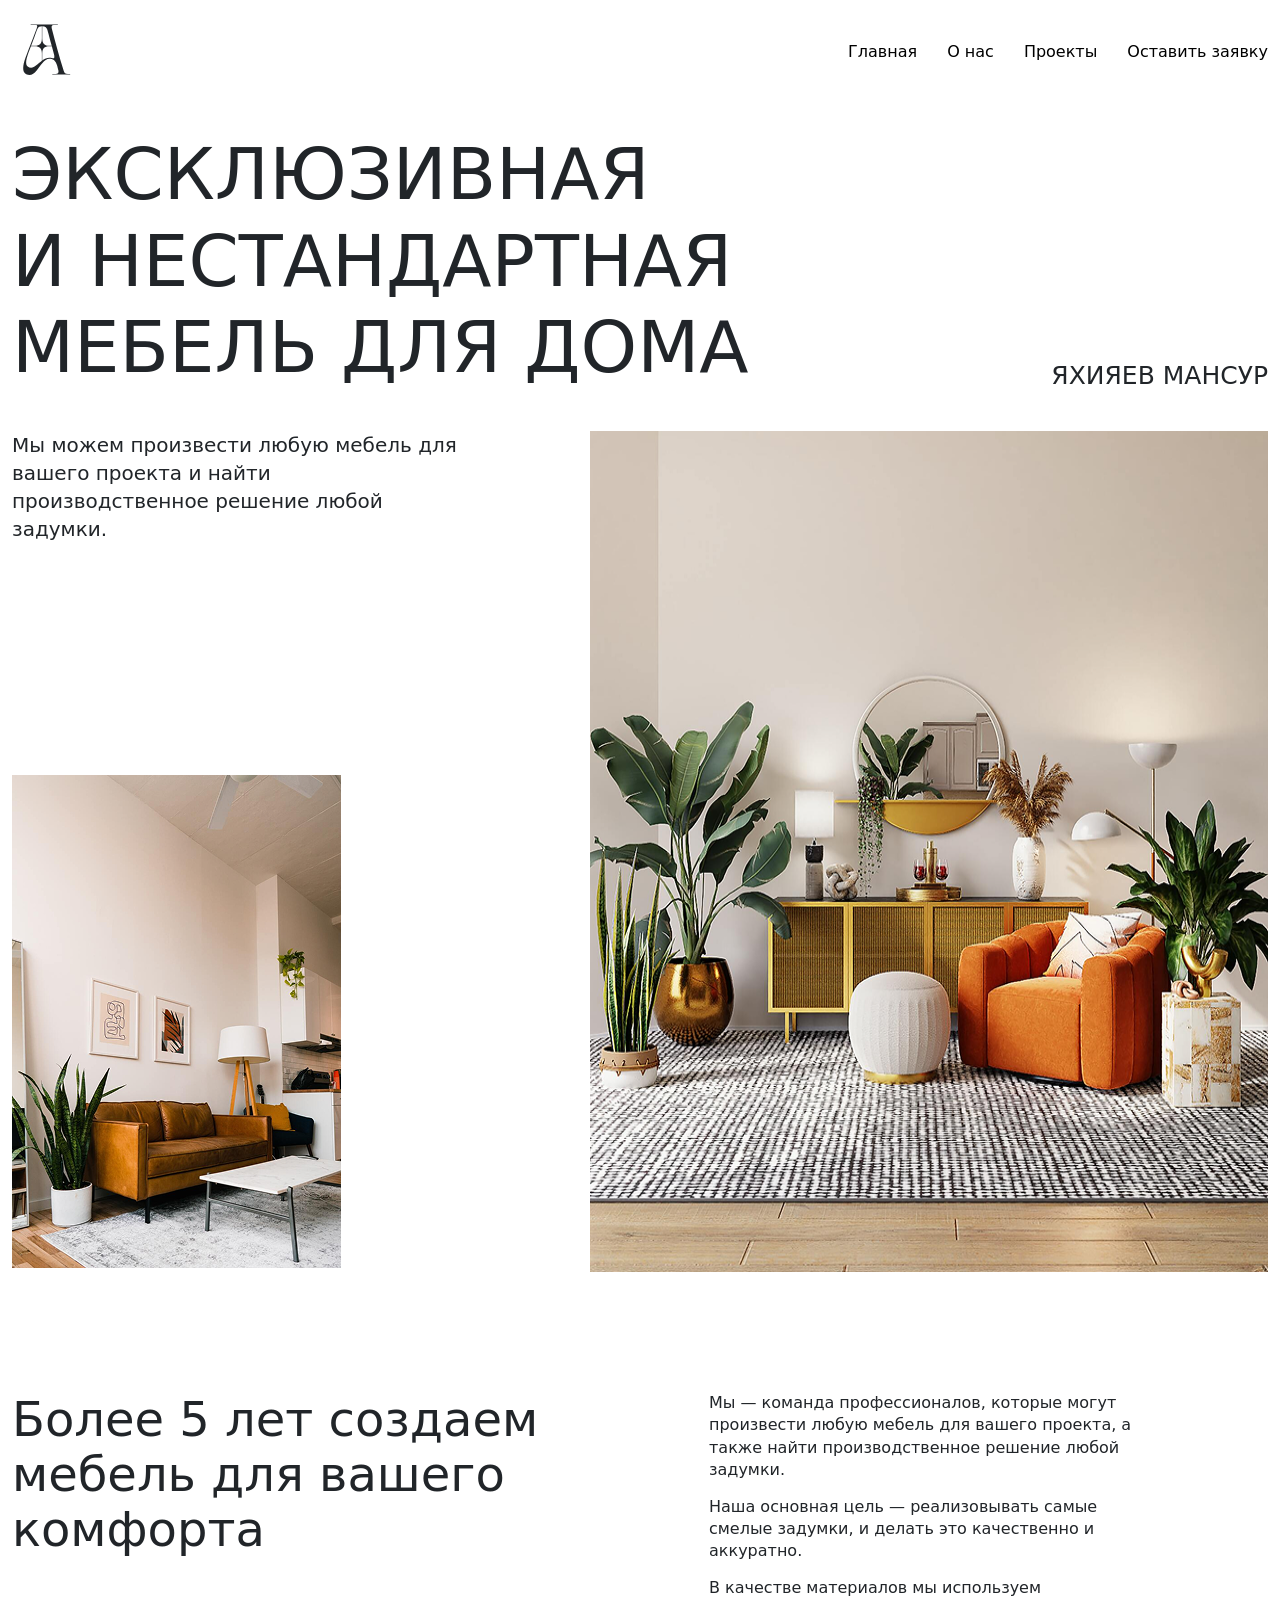
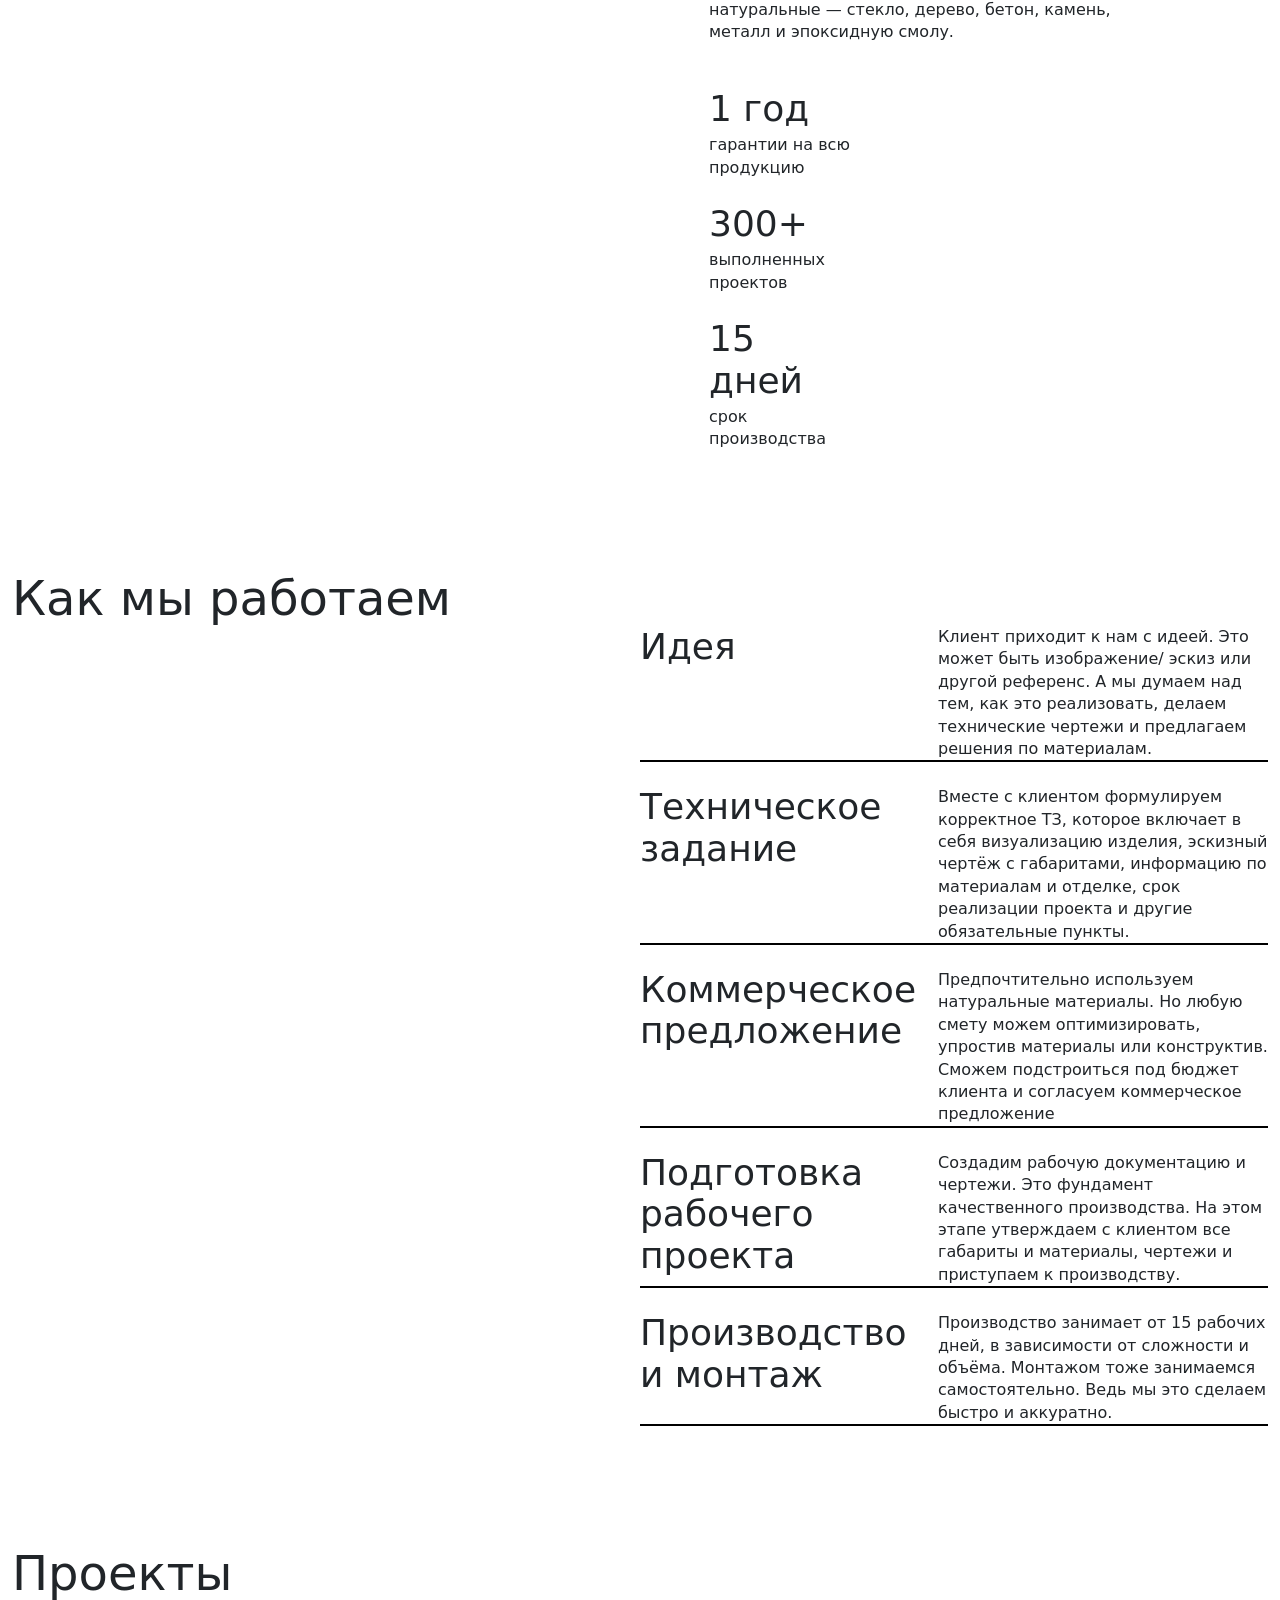
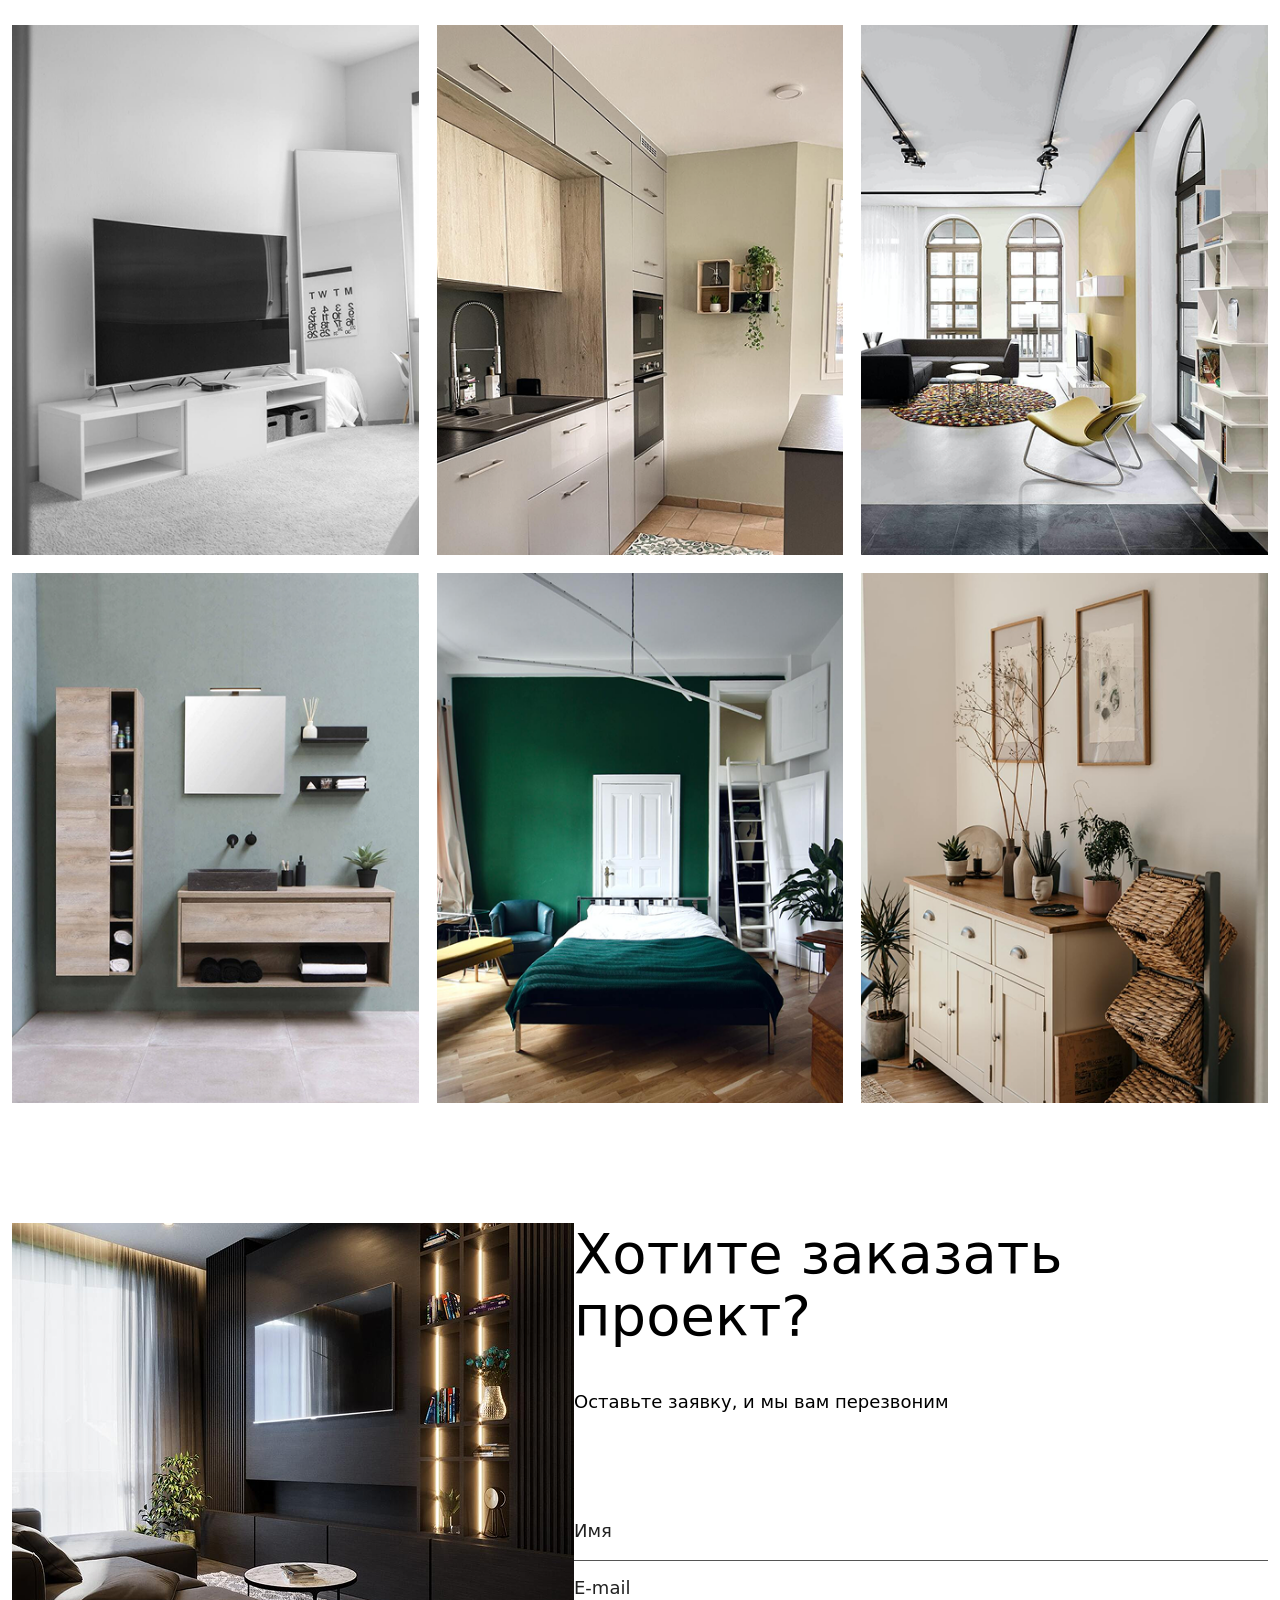
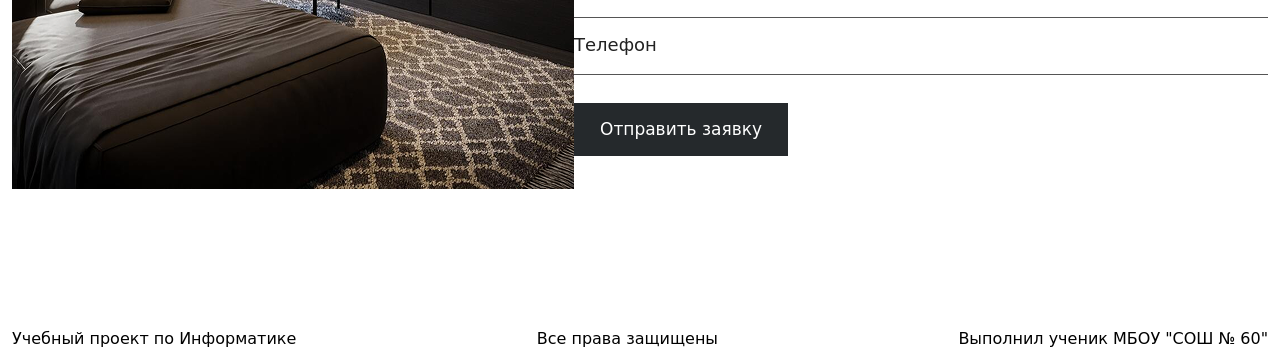
<file: index.html>
<!doctype html>
<html lang="en">
  <head>
    <meta charset="UTF-8" />
    <meta name="viewport" content="width=device-width, initial-scale=1.0" />
    <title>Мебельный магазин</title>
    <link rel="stylesheet" href="css/modern-normalize.min.css" />
    <link rel="stylesheet" href="css/style.css" />
  </head>
  <body>
    <header class="header">
      <div class="container">
        <div class="header__menu">
          <a href="#" class="header__logo">
            <img
              src="./images/logo.svg"
              alt="header logotype"
              class="header__logo-img"
            />
          </a>

          <nav class="header__menu-nav">
            <ul class="header__menu-items">
              <li class="header__menu-element">
                <a href="#promo" class="header__menu-items-link">Главная</a>
              </li>

              <li class="header__menu-element">
                <a href="#about" class="header__menu-items-link">О нас</a>
              </li>

              <li class="header__menu-element">
                <a href="#project" class="header__menu-items-link">Проекты</a>
              </li>

              <li class="header__menu-element">
                <a href="#contact" class="header__menu-items-link"
                  >Оставить заявку</a
                >
              </li>
            </ul>
          </nav>
        </div>
      </div>
    </header>

    <div class="promo" id="promo">
      <div class="container">
        <div class="promo__text_block">
          <h1 class="title">
            Эксклюзивная <br />и нестандартная мебель для дома
          </h1>
          <span class="name">яхияев мансур</span>
        </div>
        <div class="promo__content_block">
          <div class="promo__image_text">
            <p class="text">
              Мы можем произвести любую мебель для вашего проекта и найти
              производственное решение любой задумки.
            </p>
            <img src="./images/image_2.png" alt="image" class="promo__img" />
          </div>
          <img src="./images/image_1.png" alt="image" class="promo__img_full" />
        </div>
      </div>
    </div>

    <div class="about" id="about">
      <div class="container">
        <div class="about__content_block">
          <h2 class="title__h2">
            Более 5 лет создаем мебель для вашего комфорта
          </h2>
          <div class="about__text_block">
            <p class="about__text">
              Мы — команда профессионалов, которые могут произвести любую мебель
              для вашего проекта, а также найти производственное решение любой
              задумки.
            </p>
            <p class="about__text">
              Наша основная цель — реализовывать самые смелые задумки, и делать
              это качественно и аккуратно.
            </p>
            <p class="about__text">
              В качестве материалов мы используем натуральные — стекло, дерево,
              бетон, камень, металл и эпоксидную смолу.
            </p>

            <div class="about__info_block">
              <div class="about__info">
                <h3 class="title__h3">1 год</h3>
                <div class="about__info_text">гарантии на всю продукцию</div>
              </div>

              <div class="about__info">
                <h3 class="title__h3">300+</h3>
                <div class="about__info_text">выполненных проектов</div>
              </div>

              <div class="about__info">
                <h3 class="title__h3">15 дней</h3>
                <div class="about__info_text">срок производства</div>
              </div>
            </div>
          </div>
        </div>
      </div>
    </div>
    <div class="work" id="work">
      <div class="container">
        <h2 class="title__h2">Как мы работаем</h2>
        <div class="work__contend_block">
          <div class="work__contend">
            <h3 class="title__h3">Идея</h3>
            <div class="work__text">
              Клиент приходит к нам с идеей. Это может быть изображение/ эскиз
              или другой референс. А мы думаем над тем, как это реализовать,
              делаем технические чертежи и предлагаем решения по материалам.
            </div>
          </div>

          <div class="work__contend">
            <h3 class="title__h3">Техническое задание</h3>
            <div class="work__text">
              Вместе с клиентом формулируем корректное ТЗ, которое включает в
              себя визуализацию изделия, эскизный чертёж с габаритами,
              информацию по материалам и отделке, срок реализации проекта и
              другие обязательные пункты.
            </div>
          </div>

          <div class="work__contend">
            <h3 class="title__h3">Коммерческое предложение</h3>
            <div class="work__text">
              Предпочтительно используем натуральные материалы. Но любую смету
              можем оптимизировать, упростив материалы или конструктив. Сможем
              подстроиться под бюджет клиента и согласуем коммерческое
              предложение
            </div>
          </div>

          <div class="work__contend">
            <h3 class="title__h3">Подготовка рабочего проекта</h3>
            <div class="work__text">
              Создадим рабочую документацию и чертежи. Это фундамент
              качественного производства. На этом этапе утверждаем с клиентом
              все габариты и материалы, чертежи и приступаем к производству.
            </div>
          </div>

          <div class="work__contend">
            <h3 class="title__h3">Производство и монтаж</h3>
            <div class="work__text">
              Производство занимает от 15 рабочих дней, в зависимости от
              сложности и объёма. Монтажом тоже занимаемся самостоятельно. Ведь
              мы это сделаем быстро и аккуратно.
            </div>
          </div>
        </div>
      </div>
    </div>
    <div class="project" id="project">
      <div class="container">
        <h2 class="title__h2">Проекты</h2>
        <div class="projects__grid">
          <article class="project__img">
            <img src="images/project_1.png" alt="Тумба под телевизор" />
          </article>

          <article class="project__img">
            <img src="images/project_2.png" alt="Проект кухни" />
          </article>

          <article class="project__img">
            <img src="images/project_3.png" alt="Проект гостиной" />
          </article>

          <article class="project__img">
            <img src="images/project_4.png" alt="Проект ванной комнаты" />
          </article>

          <article class="project__img">
            <img src="images/project_5.png" alt="Проект спальни" />
          </article>

          <article class="project__img">
            <img src="images/project_6.png" alt="Проект интерьера" />
          </article>
        </div>
      </div>
    </div>
    <div class="contact" id="contact">
      <div class="container">
        <div class="contact__wrapper">
          <div class="contact__image">
            <img src="images/contact.png" alt="Интерьер проекта" />
          </div>

          <div class="contact__content">
            <h2 class="contact__title">Хотите заказать проект?</h2>

            <p class="contact__description">
              Оставьте заявку, и мы вам перезвоним
            </p>

            <form class="contact__form">
              <div class="form__field">
                <input
                  type="text"
                  id="name"
                  name="name"
                  placeholder=" "
                  required
                />
                <label for="name">Имя</label>
              </div>

              <div class="form__field">
                <input
                  type="email"
                  id="email"
                  name="email"
                  placeholder=" "
                  required
                />
                <label for="email">E-mail</label>
              </div>

              <div class="form__field">
                <input
                  type="tel"
                  id="phone"
                  name="phone"
                  placeholder=" "
                  required
                />
                <label for="phone">Телефон</label>
              </div>

              <button type="submit" class="form__button">
                Отправить заявку
              </button>
            </form>
          </div>
        </div>
      </div>
    </div>
    <footer class="footer">
      <div class="container">
        <div class="footer__content">
          <p>Учебный проект по Информатике</p>
          <p>Все права защищены</p>
          <p>Выполнил ученик МБОУ "СОШ № 60"</p>
        </div>
      </div>
    </footer>
  </body>
</html>
</file>
<file: css/style.css>
* {
  margin: 0;
  padding: 0;
  box-sizing: border-box;
  scroll-behavior: smooth;
}

.container {
  max-width: 1400px;
  margin: 0 auto;
  padding: 0 12px;
}

.header__menu {
  padding-top: 12px;
  display: flex;
  justify-content: space-between;
  align-items: center;
}

.header__menu-items {
  list-style: none;
  display: flex;
  gap: 30px;
}

.header__menu-items-link {
  text-decoration: none;
  color: #000;
}

.header__menu-items-link:hover {
  text-decoration: underline;
}

.promo {
  margin-top: 40px;
}

.title {
  max-width: 794px;
  font-weight: 400;
  font-size: 72px;
  line-height: 120%;
  text-transform: uppercase;
  color: #212529;
}

.name {
  font-weight: 400;
  font-size: 25px;
  color: #212529;
  text-transform: uppercase;
}

.promo__text_block {
  display: flex;
  justify-content: space-between;
  align-items: end;
}

.promo__content_block {
  margin-top: 40px;
  display: flex;
  justify-content: space-between;
}

.text {
  margin-bottom: 232px;
  max-width: 445px;
  font-weight: 400;
  font-size: 20px;
  line-height: 140%;
  color: #212529;
}

.about {
  margin-top: 120px;
}

.title__h2 {
  max-width: 562px;
  font-weight: 400;
  font-size: 48px;
  color: #212529;
}

.about__content_block {
  display: flex;
  gap: 135px;
}

.about__text {
  max-width: 445px;
  margin-bottom: 14px;
  font-weight: 400;
  font-size: 16px;
  line-height: 140%;
  color: #212529;
}

.about__info_block {
  margin-top: 44px;
}

.about__info {
  margin-top: 24px;
  max-width: 150px;
}

.title__h3 {
  margin-bottom: 5px;
  font-weight: 400;
  font-size: 36px;
  color: #212529;
}

.about__info_text {
  font-weight: 400;
  font-size: 16px;
  line-height: 140%;
  color: #212529;
}

.work {
  margin-top: 120px;
}

.work__contend_block {
  margin-left: 50%;
}

.work__contend {
  margin-bottom: 24px;
  max-width: 658px;
  display: flex;
  justify-content: space-between;
  gap: 20px;
  border-bottom: 2px solid #000;
}

.work__text {
  max-width: 330px;
  font-weight: 400;
  font-size: 16px;
  line-height: 140%;
  color: #212529;
}

.project {
  margin-top: 120px;
}

.projects__grid {
  margin-top: 24px;
  display: grid;
  grid-template-columns: repeat(3, 1fr);
  gap: 18px;
}

.project__img {
  position: relative;
  width: 100%;
  aspect-ratio: 445 / 580;
  overflow: hidden;
}

.project__img img {
  display: block;
  width: 100%;
  height: 100%;
  object-fit: cover;
}

.contact {
  margin-top: 120px;
}

.contact__wrapper {
  display: flex;
  justify-content: space-between;
}

.contact__image {
  width: 562px;
}

.contact__image img {
  max-width: 562px;
}

.contact__title {
  margin: 0;
  font-size: 56px;
  line-height: 1.1;
  font-weight: 400;
}

.contact__description {
  margin: 42px 0 90px;
  font-size: 18px;
  line-height: 1.4;
}

.contact__form {
  width: 100%;
}

.form__field {
  position: relative;
  margin-bottom: 0;
}

.form__field input {
  display: block;
  width: 100%;
  height: 57px;
  padding: 20px 0 8px;
  border: none;
  border-bottom: 1px solid #555;
  outline: none;
  background: transparent;
  font-size: 18px;
}

.form__field label {
  position: absolute;
  left: 0;
  top: 17px;
  color: #222;
  font-size: 18px;
  pointer-events: none;
  transition: 0.2s ease;
}

.form__field input:focus + label,
.form__field input:not(:placeholder-shown) + label {
  top: 5px;
  font-size: 12px;
}

.form__button {
  margin-top: 28px;
  padding: 17px 26px;
  border: none;
  background: #25292c;
  color: #fff;
  font-size: 17px;
  cursor: pointer;
}

.form__button:hover {
  background: #000;
}

.footer {
  margin-top: 120px;
}

.footer__content {
  padding: 16px 0;
  display: flex;
  justify-content: space-between;
}
</file>
